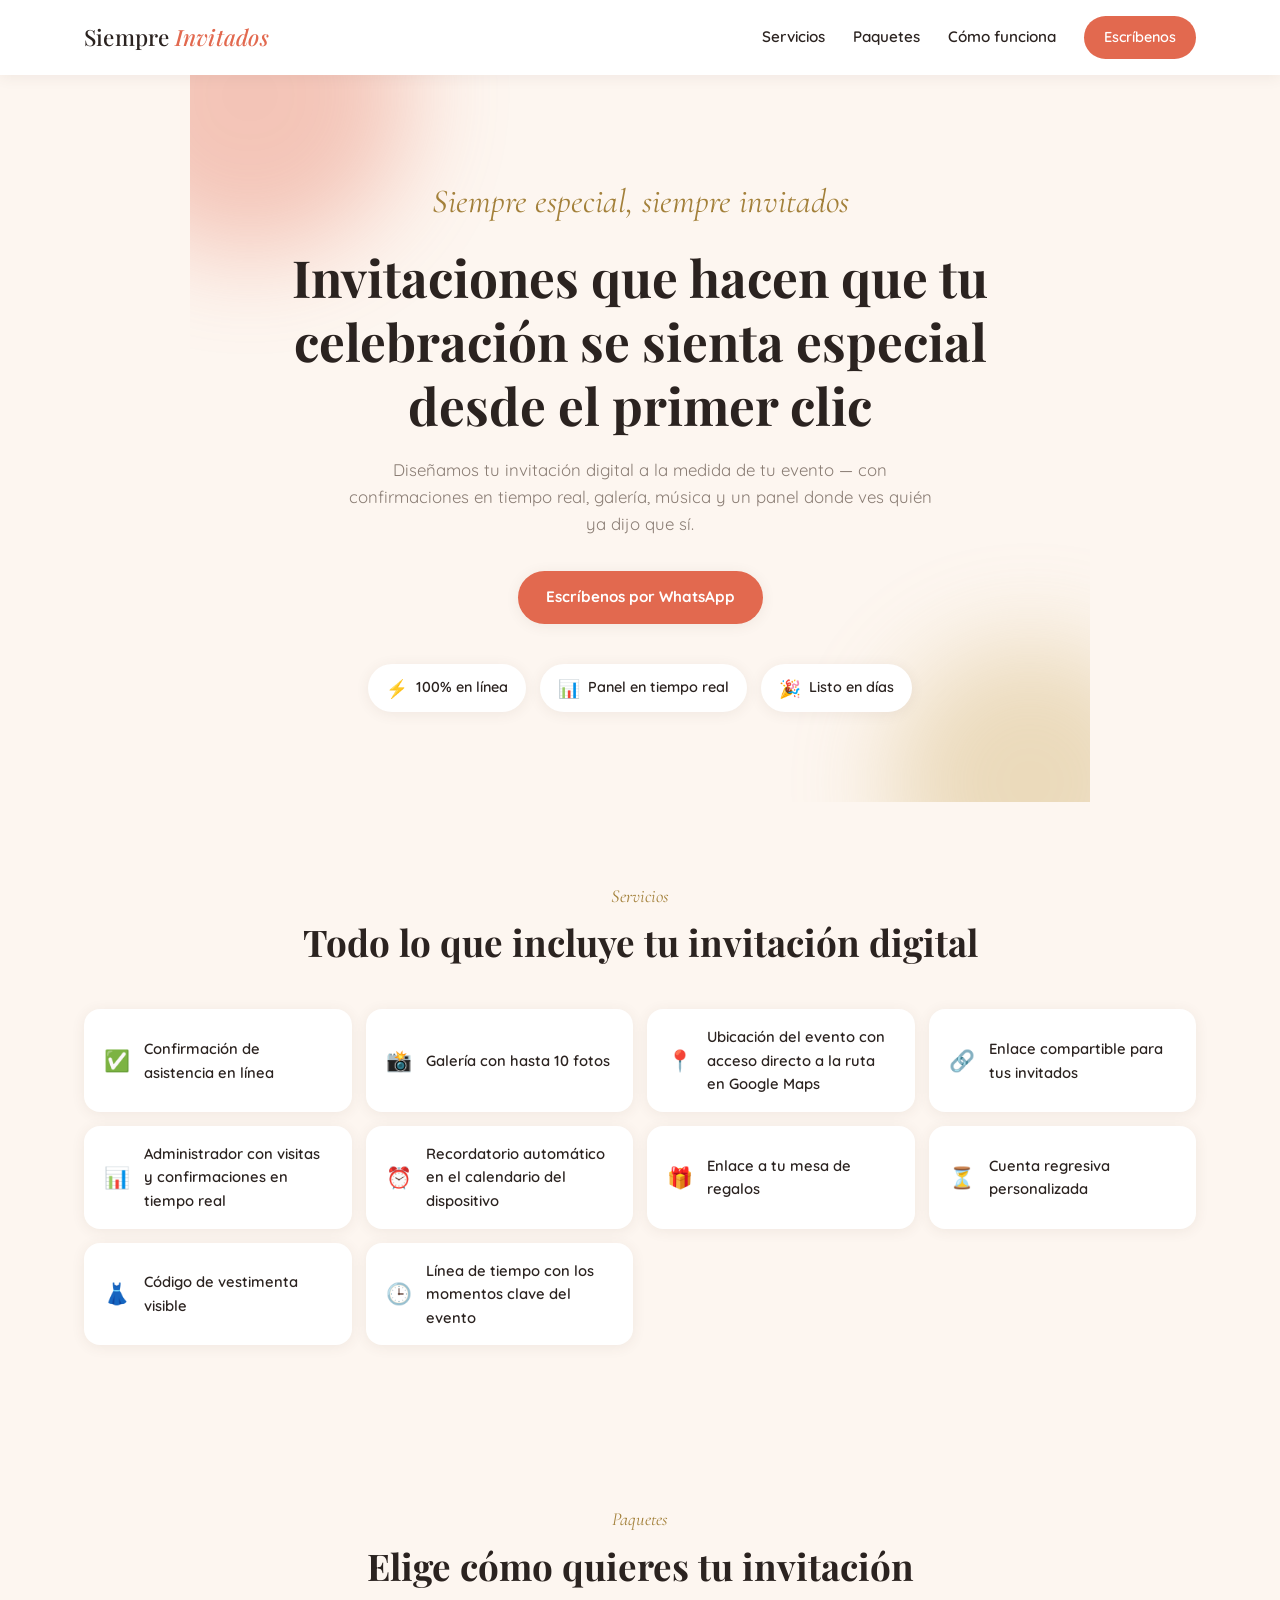
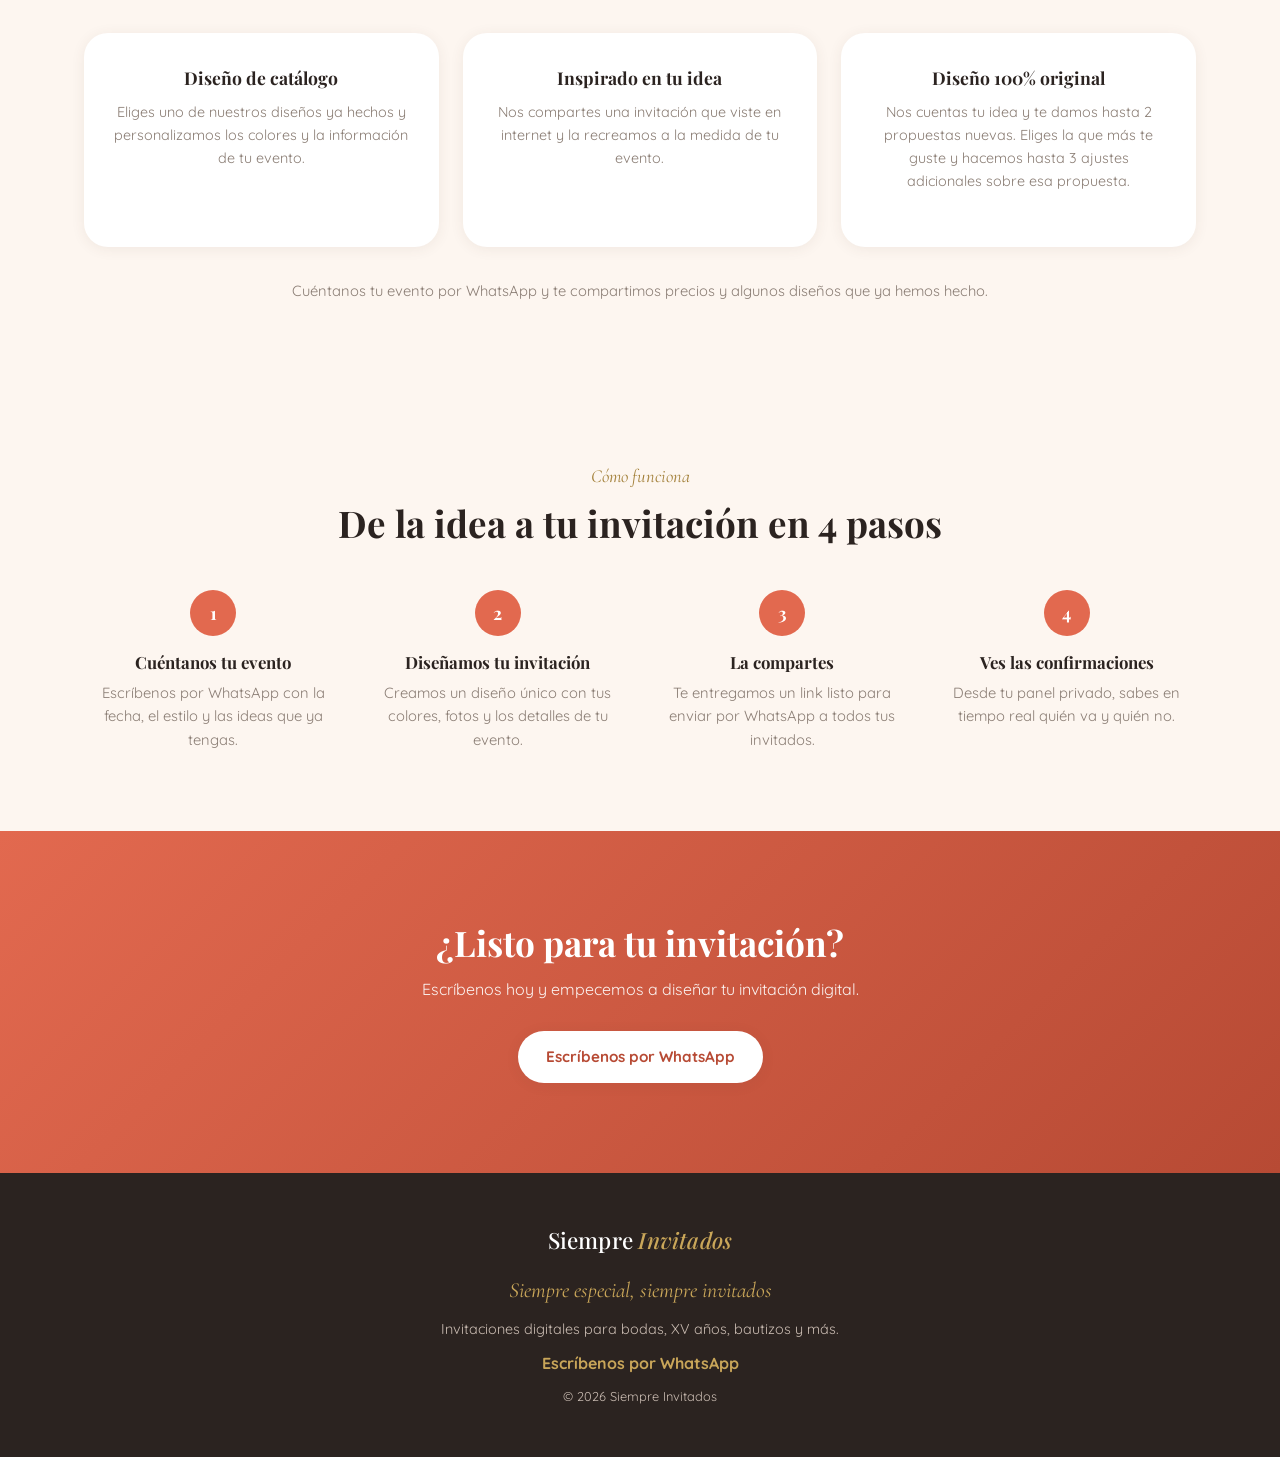
<file: index.html>
<!DOCTYPE html>
<html lang="es">

<head>
    <meta charset="UTF-8" />
    <meta name="viewport" content="width=device-width, initial-scale=1.0" />
    <title>Siempre Invitados — Invitaciones digitales para tu evento</title>
    <meta name="description"
        content="Invitaciones digitales a tu medida para bodas, XV años, bautizos y más — con RSVP en tiempo real, galería, música y un panel donde ves quién ya confirmó." />
    <meta property="og:title" content="Siempre Invitados — Invitaciones digitales para tu evento" />
    <meta property="og:description"
        content="Invitaciones digitales a tu medida, con RSVP en tiempo real y panel de confirmaciones." />
    <meta property="og:site_name" content="Siempre Invitados" />

    <link rel="preconnect" href="https://fonts.googleapis.com">
    <link rel="preconnect" href="https://fonts.gstatic.com" crossorigin>
    <link href="https://fonts.googleapis.com/css2?family=Cormorant+Garamond:ital@1&family=Playfair+Display:wght@500;600;700&family=Quicksand:wght@400;500;600;700&display=swap"
        rel="stylesheet">
    <link rel="stylesheet" href="style.css" />
</head>

<body>

    <header class="si-header">
        <div class="si-header-inner">
            <a href="#top" class="si-logo">Siempre <em>Invitados</em></a>

            <input type="checkbox" id="navToggle" class="nav-toggle-input" />
            <label for="navToggle" class="nav-toggle-btn" aria-label="Abrir menú">
                <span></span><span></span><span></span>
            </label>

            <nav class="si-nav">
                <a href="#servicios">Servicios</a>
                <a href="#paquetes">Paquetes</a>
                <a href="#como-funciona">Cómo funciona</a>
                <a class="btn-whatsapp-nav"
                    href="https://wa.me/5215658936778?text=Hola%2C%20me%20ayudas%20a%20crear%20una%20invitaci%C3%B3n%20para%20mi%20evento."
                    target="_blank" rel="noopener">Escríbenos</a>
            </nav>
        </div>
    </header>

    <section class="hero" id="top">
        <p class="eyebrow">Siempre especial, siempre invitados</p>
        <h1>Invitaciones que hacen que tu<br>celebración se sienta especial<br>desde el primer clic</h1>
        <p class="hero-sub">Diseñamos tu invitación digital a la medida de tu evento — con confirmaciones en tiempo
            real, galería, música y un panel donde ves quién ya dijo que sí.</p>
        <div class="hero-ctas">
            <a class="btn-primary"
                href="https://wa.me/5215658936778?text=Hola%2C%20me%20ayudas%20a%20crear%20una%20invitaci%C3%B3n%20para%20mi%20evento."
                target="_blank" rel="noopener">Escríbenos por WhatsApp</a>
        </div>
        <div class="hero-highlights">
            <div class="hero-highlight">
                <span class="hero-highlight-icon">⚡</span>
                <span>100% en línea</span>
            </div>
            <div class="hero-highlight">
                <span class="hero-highlight-icon">📊</span>
                <span>Panel en tiempo real</span>
            </div>
            <div class="hero-highlight">
                <span class="hero-highlight-icon">🎉</span>
                <span>Listo en días</span>
            </div>
        </div>
    </section>

    <section class="section" id="servicios">
        <p class="eyebrow center">Servicios</p>
        <h2 class="section-title center">Todo lo que incluye tu invitación digital</h2>
        <div class="checklist-grid">
            <div class="checklist-item"><span class="checklist-icon">✅</span><span
                    class="checklist-text">Confirmación de asistencia en línea</span></div>
            <div class="checklist-item"><span class="checklist-icon">📸</span><span class="checklist-text">Galería
                    con hasta 10 fotos</span></div>
            <div class="checklist-item"><span class="checklist-icon">📍</span><span class="checklist-text">Ubicación
                    del evento con acceso directo a la ruta en Google Maps</span></div>
            <div class="checklist-item"><span class="checklist-icon">🔗</span><span
                    class="checklist-text">Enlace compartible para tus invitados</span></div>
            <div class="checklist-item"><span class="checklist-icon">📊</span><span class="checklist-text">Administrador
                    con visitas y confirmaciones en tiempo real</span></div>
            <div class="checklist-item"><span class="checklist-icon">⏰</span><span
                    class="checklist-text">Recordatorio automático en el calendario del dispositivo</span></div>
            <div class="checklist-item"><span class="checklist-icon">🎁</span><span class="checklist-text">Enlace a
                    tu mesa de regalos</span></div>
            <div class="checklist-item"><span class="checklist-icon">⏳</span><span
                    class="checklist-text">Cuenta regresiva personalizada</span></div>
            <div class="checklist-item"><span class="checklist-icon">👗</span><span
                    class="checklist-text">Código de vestimenta visible</span></div>
            <div class="checklist-item"><span class="checklist-icon">🕒</span><span class="checklist-text">Línea de
                    tiempo con los momentos clave del evento</span></div>
        </div>
    </section>

    <section class="section" id="paquetes">
        <p class="eyebrow center">Paquetes</p>
        <h2 class="section-title center">Elige cómo quieres tu invitación</h2>
        <div class="pricing-grid">
            <div class="pricing-card">
                <h3>Diseño de catálogo</h3>
                <p class="pricing-desc">Eliges uno de nuestros diseños ya hechos y personalizamos los colores y la
                    información de tu evento.</p>
            </div>
            <div class="pricing-card">
                <h3>Inspirado en tu idea</h3>
                <p class="pricing-desc">Nos compartes una invitación que viste en internet y la recreamos a la
                    medida de tu evento.</p>
            </div>
            <div class="pricing-card">
                <h3>Diseño 100% original</h3>
                <p class="pricing-desc">Nos cuentas tu idea y te damos hasta 2 propuestas nuevas. Eliges la que más
                    te guste y hacemos hasta 3 ajustes adicionales sobre esa propuesta.</p>
            </div>
        </div>
        <p class="pricing-note center">Cuéntanos tu evento por WhatsApp y te compartimos precios y algunos diseños
            que ya hemos hecho.</p>
    </section>

    <section class="section" id="como-funciona">
        <p class="eyebrow center">Cómo funciona</p>
        <h2 class="section-title center">De la idea a tu invitación en 4 pasos</h2>
        <div class="steps-grid">
            <div class="step-card">
                <span class="step-num">1</span>
                <h3>Cuéntanos tu evento</h3>
                <p>Escríbenos por WhatsApp con la fecha, el estilo y las ideas que ya tengas.</p>
            </div>
            <div class="step-card">
                <span class="step-num">2</span>
                <h3>Diseñamos tu invitación</h3>
                <p>Creamos un diseño único con tus colores, fotos y los detalles de tu evento.</p>
            </div>
            <div class="step-card">
                <span class="step-num">3</span>
                <h3>La compartes</h3>
                <p>Te entregamos un link listo para enviar por WhatsApp a todos tus invitados.</p>
            </div>
            <div class="step-card">
                <span class="step-num">4</span>
                <h3>Ves las confirmaciones</h3>
                <p>Desde tu panel privado, sabes en tiempo real quién va y quién no.</p>
            </div>
        </div>
    </section>

    <section class="cta-final">
        <h2>¿Listo para tu invitación?</h2>
        <p>Escríbenos hoy y empecemos a diseñar tu invitación digital.</p>
        <a class="btn-primary"
            href="https://wa.me/5215658936778?text=Hola%2C%20me%20ayudas%20a%20crear%20una%20invitaci%C3%B3n%20para%20mi%20evento."
            target="_blank" rel="noopener">Escríbenos por WhatsApp</a>
    </section>

    <footer class="si-footer">
        <div class="si-logo">Siempre <em>Invitados</em></div>
        <p class="footer-tagline">Siempre especial, siempre invitados</p>
        <p>Invitaciones digitales para bodas, XV años, bautizos y más.</p>
        <a href="https://wa.me/5215658936778?text=Hola%2C%20me%20ayudas%20a%20crear%20una%20invitaci%C3%B3n%20para%20mi%20evento."
            target="_blank" rel="noopener">Escríbenos por WhatsApp</a>
        <p class="footer-copy">© <span id="year"></span> Siempre Invitados</p>
    </footer>

    <script>document.getElementById('year').textContent = new Date().getFullYear();</script>
</body>

</html>
</file>
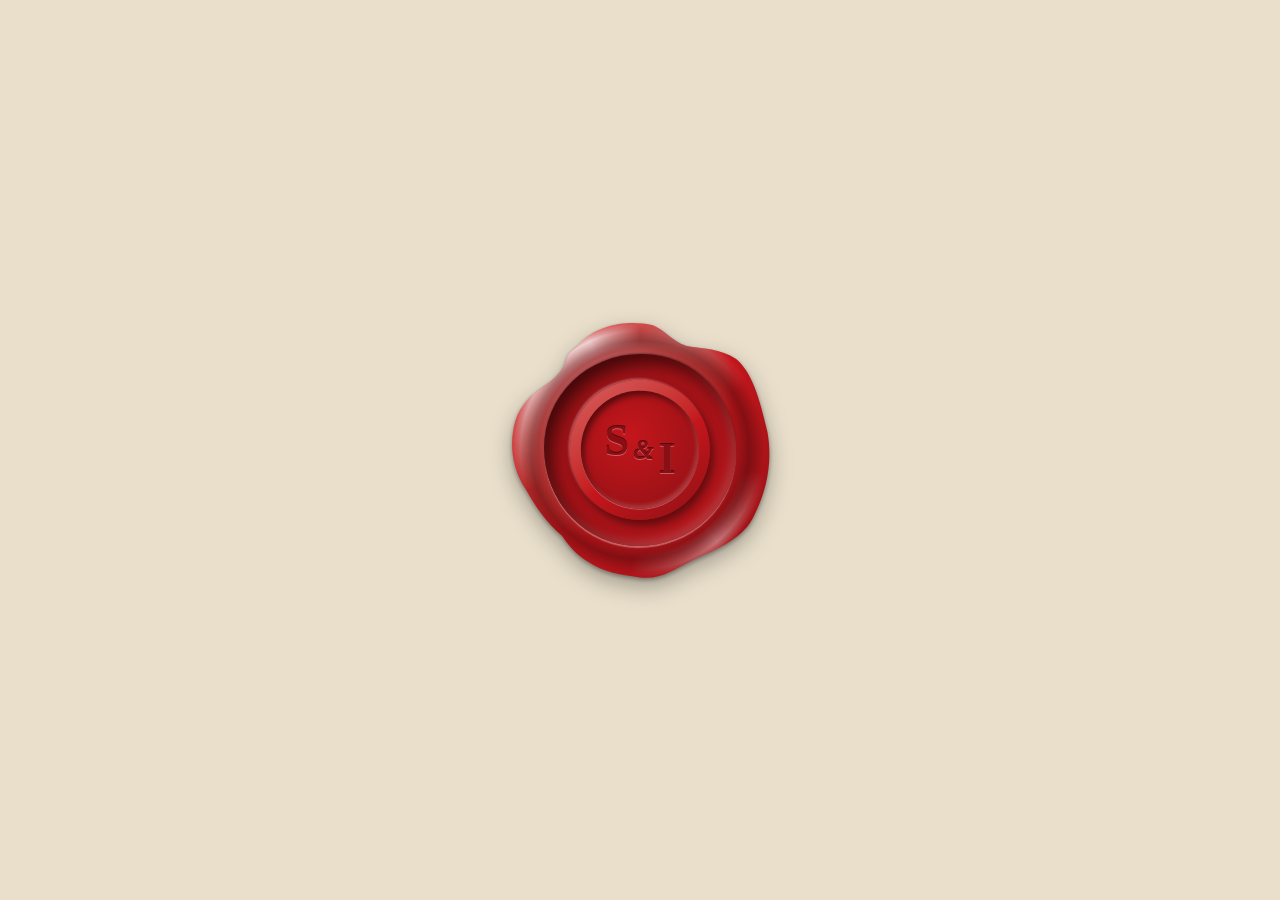
<file: eventos/boda/boda_emyo/resources/sello-de-cera.html>
<!DOCTYPE html>
<html lang="es">
<head>
<meta charset="UTF-8">
<meta name="viewport" content="width=device-width, initial-scale=1">
<title>Sello de cera</title>
<style>
  /* ============ VARIABLES GLOBALES ============ */
  :root {
    --color-sello: #c4161c;          /* color base de la cera */
    --tamano-sello: 260px;           /* ancho y alto del sello */
    --color-fondo: #e9dfcb;          /* solo para la demo */

    --cera-clara:   color-mix(in srgb, var(--color-sello) 60%, #fff);
    --cera-oscura:  color-mix(in srgb, var(--color-sello) 55%, #000);
    --cera-grabado: color-mix(in srgb, var(--color-sello) 70%, #000);

    --u: calc(var(--tamano-sello) / 260);   /* unidad interna: todo escala */
  }

  * { box-sizing: border-box; }

  body {
    margin: 0;
    min-height: 100vh;
    display: grid;
    place-items: center;
    background: var(--color-fondo);
  }

  /* ============ COMPONENTE ============ */
  .sello {
    position: relative;
    width: var(--tamano-sello);
    height: var(--tamano-sello);
  }

  /* Sombra proyectada siguiendo la silueta irregular */
  .sello__sombra {
    position: absolute;
    inset: 0;
    filter:
      drop-shadow(0 calc(2 * var(--u)) calc(2 * var(--u)) rgb(0 0 0 / .35))
      drop-shadow(0 calc(9 * var(--u)) calc(11 * var(--u)) rgb(0 0 0 / .30));
  }

  /* Cuerpo de cera: silueta SVG + volumen con gradientes */
  .sello__cera {
    position: absolute;
    inset: 0;
    clip-path: url(#silueta-cera);
    background:
      /* banda oscura donde el borde elevado cae hacia la cuenca */
      radial-gradient(closest-side, transparent 68%, rgb(0 0 0 / .30) 84%, transparent 96%),
      /* luz arriba-izquierda, sombra abajo-derecha */
      radial-gradient(ellipse at 36% 28%, var(--cera-clara) 0%, var(--color-sello) 55%, var(--cera-oscura) 120%);
  }

  /* Brillo especular del borde: solo en el anillo exterior */
  .sello__cera::before {
    content: "";
    position: absolute;
    inset: 0;
    background: conic-gradient(from 0deg,
      transparent 0deg, rgb(255 255 255 / .25) 20deg, transparent 60deg,
      transparent 100deg, rgb(255 255 255 / .42) 140deg, transparent 185deg,
      transparent 250deg, rgb(255 255 255 / .60) 300deg, rgb(255 255 255 / .75) 335deg, transparent 360deg);
    -webkit-mask: radial-gradient(closest-side, transparent 78%, #000 92%, transparent 100%);
            mask: radial-gradient(closest-side, transparent 78%, #000 92%, transparent 100%);
  }

  /* Cuenca hundida dentro del borde elevado */
  .sello__cuenca {
    position: absolute;
    inset: 13%;
    border-radius: 50% 48% 51% 49% / 49% 51% 49% 51%;
    background: radial-gradient(circle at 62% 62%, var(--color-sello), var(--cera-oscura) 140%);
    box-shadow:
      inset calc(7 * var(--u)) calc(9 * var(--u)) calc(16 * var(--u)) rgb(0 0 0 / .55),
      inset calc(-4 * var(--u)) calc(-5 * var(--u)) calc(10 * var(--u)) rgb(255 255 255 / .16),
      0 calc(2 * var(--u)) calc(1 * var(--u)) rgb(255 255 255 / .35),
      0 calc(-1 * var(--u)) calc(2 * var(--u)) rgb(0 0 0 / .35);
  }

  /* Anillo elevado + disco central presionado (el cuño) */
  .sello__cuno {
    position: absolute;
    left: 50%;
    top: 50%;
    width: 54%;
    aspect-ratio: 1;
    transform: translate(-50%, -50%);
    border-radius: 50%;
    display: grid;
    place-items: center;
    background: linear-gradient(145deg, var(--cera-clara) -20%, var(--color-sello) 55%, var(--cera-oscura) 130%);
    box-shadow:
      calc(4 * var(--u)) calc(6 * var(--u)) calc(8 * var(--u)) rgb(0 0 0 / .45),  /* sombra del anillo elevado */
      calc(-1.5 * var(--u)) calc(-1.5 * var(--u)) calc(2 * var(--u)) rgb(255 255 255 / .28);
  }

  .sello__cuno::before {
    content: "";
    position: absolute;
    inset: 8%;
    border-radius: 50%;
    background: radial-gradient(circle at 42% 38%, var(--color-sello), var(--cera-oscura) 170%);
    box-shadow:
      inset calc(3 * var(--u)) calc(4 * var(--u)) calc(6 * var(--u)) rgb(0 0 0 / .50),
      inset calc(-2 * var(--u)) calc(-3 * var(--u)) calc(4 * var(--u)) rgb(255 255 255 / .20),
      0 calc(1 * var(--u)) 0 rgb(255 255 255 / .30);
  }

  /* Iniciales grabadas */
  .sello__texto {
    position: relative;
    font-family: Georgia, "Times New Roman", "Palatino Linotype", serif;
    display: inline-flex;
    align-items: center;
    gap: .1em;
    font-size: calc(var(--tamano-sello) * .17);
    font-weight: 700;
    line-height: 1;
    color: var(--cera-grabado);
    text-shadow:
      0 calc(1.5 * var(--u)) 0 rgb(255 255 255 / .32),
      0 calc(-1 * var(--u)) 0 rgb(0 0 0 / .55);
    user-select: none;
  }
  .sello__texto > span { display: block; }
  .sello__inicial--1 { transform: translateY(-.2em); }   /* primera letra, un poco arriba */
  .sello__inicial--2 { transform: translateY(.2em); }    /* segunda letra, un poco abajo */
  .sello__amp { font-size: .6em; font-style: italic; }   /* & centrado en la línea */
</style>
</head>
<body>

  <!-- SVG único: silueta orgánica (coordenadas 0–100 escaladas a 0–1) -->
  <svg width="0" height="0" style="position:absolute" aria-hidden="true" focusable="false">
    <clipPath id="silueta-cera" clipPathUnits="objectBoundingBox">
      <path transform="scale(0.01)" d="
        M 27 9
        C 34 1, 47 0, 55 2
        C 60 4, 62 8, 68 10
        C 74 11, 81 11, 87 15
        C 93 20, 96 30, 99 43
        C 101 54, 99 65, 94 75
        C 90 84, 80 88, 71 92
        C 63 96, 58 100, 50 99
        C 42 98, 36 97, 30 93
        C 25 90, 22 86, 20 83
        C 14 78, 10 72, 6 65
        C 0 56, 0 46, 2 39
        C 4 32, 9 28, 15 24
        C 19 21, 21 18, 22 14
        C 23 12, 25 11, 27 9 Z"/>
    </clipPath>
  </svg>

  <div class="sello" role="img" aria-label="Sello de cera con las iniciales SI">
    <div class="sello__sombra">
      <div class="sello__cera"></div>
    </div>
    <div class="sello__cuenca"></div>
    <div class="sello__cuno"><span class="sello__texto"><span class="sello__inicial--1">S</span><span class="sello__amp">&amp;</span><span class="sello__inicial--2">I</span></span></div>
  </div>

</body>
</html>
</file>
<file: style.css>
/* ══════════════════════════════════════════════════════════════
   IDENTIDAD — paleta propia de la marca "Siempre Invitados" (no la de
   ninguna invitación puntual). Playfair Display + Quicksand, mismas
   familias que ya usan las invitaciones reales, para que la landing se
   sienta parte de la misma marca cuando alguien llega desde un link
   compartido.
   ══════════════════════════════════════════════════════════════ */
:root {
    --si-primary: #e2694f;
    --si-primary-dark: #b74a34;
    --si-gold: #c9a659;
    --si-gold-deep: #a3803a;
    --si-bg: #fdf6f0;
    --si-bg-alt: #f7ece2;
    --si-surface: #ffffff;
    --si-text: #2b2320;
    --si-text-mute: #8a7d74;
    --si-border: #eee0d5;

    --si-shadow-sm: 0 2px 14px rgba(90, 60, 50, .08);
    --si-shadow: 0 10px 40px rgba(90, 60, 50, .14);
    --si-radius-lg: 24px;
    --si-radius-md: 16px;
}

* {
    margin: 0;
    padding: 0;
    box-sizing: border-box;
}

html {
    scroll-behavior: smooth;
}

html, body {
    overflow-x: hidden;
}

body {
    font-family: 'Quicksand', -apple-system, "Segoe UI", sans-serif;
    background: var(--si-bg);
    color: var(--si-text);
    line-height: 1.6;
}

h1, h2, h3 {
    font-family: 'Playfair Display', serif;
    line-height: 1.25;
}

a {
    color: inherit;
}

img {
    max-width: 100%;
    display: block;
}

.eyebrow {
    font-family: 'Cormorant Garamond', serif;
    font-style: italic;
    font-size: 1.15rem;
    color: var(--si-gold-deep);
    margin-bottom: .5rem;
}

.hero .eyebrow {
    font-size: clamp(1.5rem, 3vw, 2.1rem);
    margin-bottom: 1rem;
}

.center {
    text-align: center;
}

.si-logo {
    font-family: 'Playfair Display', serif;
    font-weight: 500;
    font-size: 1.4rem;
    text-decoration: none;
    color: var(--si-text);
    letter-spacing: .01em;
}

.si-logo em {
    font-style: italic;
    color: var(--si-primary);
}

/* ── Botones ── */
.btn-primary,
.btn-outline {
    display: inline-flex;
    align-items: center;
    justify-content: center;
    gap: 8px;
    padding: 14px 28px;
    border-radius: 999px;
    font-weight: 700;
    font-size: .95rem;
    text-decoration: none;
    transition: transform .15s ease, box-shadow .15s ease, background .15s ease;
    white-space: nowrap;
}

.btn-primary {
    background: var(--si-primary);
    color: #fff;
    box-shadow: var(--si-shadow-sm);
}

.btn-primary:hover {
    background: var(--si-primary-dark);
    transform: translateY(-2px);
    box-shadow: var(--si-shadow);
}

.btn-outline {
    background: transparent;
    color: var(--si-text);
    border: 1.5px solid var(--si-border);
}

.btn-outline:hover {
    border-color: var(--si-primary);
    color: var(--si-primary);
}

/* ══════════════════════════════════════════════════════════════
   HEADER
   ══════════════════════════════════════════════════════════════ */
.si-header {
    position: sticky;
    top: 0;
    z-index: 50;
    background: var(--si-surface);
    box-shadow: var(--si-shadow-sm);
}

.si-header-inner {
    max-width: 1160px;
    margin: 0 auto;
    padding: 16px 24px;
    display: flex;
    align-items: center;
    justify-content: space-between;
    position: relative;
}

.nav-toggle-input {
    display: none;
}

.nav-toggle-btn {
    display: none;
    flex-direction: column;
    justify-content: center;
    gap: 5px;
    width: 30px;
    height: 30px;
    cursor: pointer;
}

.nav-toggle-btn span {
    display: block;
    width: 100%;
    height: 2px;
    background: var(--si-text);
    border-radius: 2px;
}

.si-nav {
    display: flex;
    align-items: center;
    gap: 28px;
}

.si-nav a {
    text-decoration: none;
    font-weight: 600;
    font-size: .95rem;
    color: var(--si-text);
}

.si-nav a:hover {
    color: var(--si-primary);
}

.btn-whatsapp-nav {
    background: var(--si-primary);
    color: #fff !important;
    padding: 10px 20px;
    border-radius: 999px;
    font-size: .9rem !important;
}

.btn-whatsapp-nav:hover {
    background: var(--si-primary-dark);
    color: #fff !important;
}

/* ══════════════════════════════════════════════════════════════
   HERO
   ══════════════════════════════════════════════════════════════ */
.hero {
    position: relative;
    max-width: 900px;
    margin: 0 auto;
    padding: 100px 24px 90px;
    text-align: center;
    overflow: hidden;
}

.hero::before,
.hero::after {
    content: '';
    position: absolute;
    border-radius: 50%;
    filter: blur(50px);
    opacity: .35;
    z-index: -1;
}

.hero::before {
    width: 320px;
    height: 320px;
    background: var(--si-primary);
    top: -140px;
    left: -100px;
}

.hero::after {
    width: 280px;
    height: 280px;
    background: var(--si-gold);
    bottom: -120px;
    right: -80px;
}

.hero h1 {
    font-size: clamp(2rem, 5vw, 3.2rem);
    margin-bottom: 20px;
}

.hero-sub {
    max-width: 600px;
    margin: 0 auto 34px;
    color: var(--si-text-mute);
    font-size: 1.05rem;
}

.hero-ctas {
    display: flex;
    align-items: center;
    justify-content: center;
    gap: 16px;
    flex-wrap: wrap;
}

.hero-highlights {
    display: flex;
    justify-content: center;
    gap: 14px;
    flex-wrap: wrap;
    margin-top: 40px;
}

.hero-highlight {
    display: inline-flex;
    align-items: center;
    gap: 8px;
    background: var(--si-surface);
    padding: 10px 18px;
    border-radius: 999px;
    box-shadow: var(--si-shadow-sm);
    font-size: .9rem;
    font-weight: 600;
}

.hero-highlight-icon {
    font-size: 1.1rem;
}

/* ══════════════════════════════════════════════════════════════
   SECCIONES GENERALES
   ══════════════════════════════════════════════════════════════ */
.section {
    padding: 80px 24px;
    max-width: 1160px;
    margin: 0 auto;
}

.section.alt {
    max-width: none;
    background: var(--si-bg-alt);
}

.section.alt > * {
    max-width: 1160px;
    margin-left: auto;
    margin-right: auto;
}

.section-title {
    font-size: clamp(1.6rem, 3.5vw, 2.3rem);
    margin-bottom: 44px;
}

/* ── Servicios (checklist) ── */
.checklist-grid {
    display: grid;
    grid-template-columns: repeat(auto-fit, minmax(260px, 1fr));
    gap: 14px;
}

.checklist-item {
    display: flex;
    align-items: center;
    gap: 14px;
    background: var(--si-surface);
    border-radius: var(--si-radius-md);
    padding: 16px 20px;
    box-shadow: var(--si-shadow-sm);
}

.checklist-icon {
    font-size: 1.3rem;
    flex-shrink: 0;
}

.checklist-text {
    font-size: .92rem;
    font-weight: 600;
}

/* ── Precios ── */
.pricing-grid {
    display: grid;
    grid-template-columns: repeat(auto-fit, minmax(250px, 1fr));
    gap: 24px;
}

.pricing-card {
    display: flex;
    flex-direction: column;
    text-align: center;
    background: var(--si-surface);
    border-radius: var(--si-radius-lg);
    padding: 34px 28px;
    box-shadow: var(--si-shadow-sm);
}

.pricing-card h3 {
    font-size: 1.1rem;
    margin-bottom: 12px;
}

.pricing-desc {
    color: var(--si-text-mute);
    font-size: .9rem;
    flex: 1;
    margin-bottom: 20px;
}

.pricing-price {
    font-family: 'Playfair Display', serif;
    font-weight: 700;
    font-size: 2.2rem;
    color: var(--si-primary);
}

.pricing-price span {
    font-family: 'Quicksand', sans-serif;
    font-size: .95rem;
    font-weight: 600;
    color: var(--si-text-mute);
}

.pricing-note {
    margin-top: 32px;
    color: var(--si-text-mute);
    font-size: .92rem;
}

/* ── Portafolio ── */
.portfolio-grid {
    display: grid;
    grid-template-columns: repeat(auto-fit, minmax(260px, 1fr));
    gap: 24px;
}

.portfolio-card {
    --pf-color: var(--si-primary);
    display: block;
    background: var(--si-surface);
    border-radius: var(--si-radius-lg);
    padding: 30px 26px;
    text-decoration: none;
    color: var(--si-text);
    box-shadow: var(--si-shadow-sm);
    border-top: 5px solid var(--pf-color);
    transition: transform .2s ease, box-shadow .2s ease;
}

.portfolio-card:hover {
    transform: translateY(-4px);
    box-shadow: var(--si-shadow);
}

.portfolio-tag {
    display: inline-block;
    background: var(--pf-color);
    color: #fff;
    font-size: .75rem;
    font-weight: 700;
    letter-spacing: .04em;
    text-transform: uppercase;
    padding: 4px 12px;
    border-radius: 999px;
    margin-bottom: 14px;
}

.portfolio-card h3 {
    font-size: 1.2rem;
    margin-bottom: 8px;
}

.portfolio-card p {
    color: var(--si-text-mute);
    font-size: .92rem;
    margin-bottom: 18px;
}

.portfolio-link {
    font-weight: 700;
    font-size: .9rem;
    color: var(--pf-color);
}

/* ── Cómo funciona ── */
.steps-grid {
    display: grid;
    grid-template-columns: repeat(auto-fit, minmax(220px, 1fr));
    gap: 26px;
}

.step-card {
    text-align: center;
}

.step-num {
    display: inline-flex;
    align-items: center;
    justify-content: center;
    width: 46px;
    height: 46px;
    border-radius: 50%;
    background: var(--si-primary);
    color: #fff;
    font-family: 'Playfair Display', serif;
    font-weight: 700;
    font-size: 1.1rem;
    margin-bottom: 16px;
}

.step-card h3 {
    font-size: 1.05rem;
    margin-bottom: 8px;
}

.step-card p {
    color: var(--si-text-mute);
    font-size: .92rem;
}

/* ── CTA final ── */
.cta-final {
    text-align: center;
    padding: 90px 24px;
    background: linear-gradient(135deg, var(--si-primary), var(--si-primary-dark));
    color: #fff;
}

.cta-final h2 {
    font-size: clamp(1.6rem, 3.5vw, 2.2rem);
    margin-bottom: 12px;
}

.cta-final p {
    opacity: .92;
    margin-bottom: 28px;
}

.cta-final .btn-primary {
    background: #fff;
    color: var(--si-primary-dark);
}

.cta-final .btn-primary:hover {
    background: var(--si-bg-alt);
    color: var(--si-primary-dark);
}

/* ── Footer ── */
.si-footer {
    text-align: center;
    padding: 50px 24px 40px;
    background: var(--si-text);
    color: #f2ebe4;
}

.si-footer .si-logo {
    color: #fff;
}

.si-footer .si-logo em {
    color: var(--si-gold);
}

.si-footer p {
    color: #cbbdb3;
    font-size: .9rem;
    margin: 10px 0;
}

.footer-tagline {
    font-family: 'Cormorant Garamond', serif;
    font-style: italic;
    font-size: 1.35rem !important;
    color: var(--si-gold) !important;
    margin-top: 14px !important;
    margin-bottom: 4px !important;
}

.si-footer a {
    color: var(--si-gold);
    text-decoration: none;
    font-weight: 700;
}

.footer-copy {
    margin-top: 20px;
    font-size: .8rem !important;
}

/* ══════════════════════════════════════════════════════════════
   404
   ══════════════════════════════════════════════════════════════ */
.si-404 {
    min-height: 100vh;
    display: flex;
    align-items: center;
    justify-content: center;
    padding: 24px;
}

.si-404-card {
    max-width: 460px;
    text-align: center;
    background: var(--si-surface);
    border-radius: var(--si-radius-lg);
    box-shadow: var(--si-shadow);
    padding: 48px 36px;
}

.si-404-card .si-logo {
    display: inline-block;
    margin-bottom: 28px;
}

.si-404-code {
    font-family: 'Playfair Display', serif;
    font-size: 4rem;
    font-weight: 700;
    color: var(--si-gold);
    line-height: 1;
    margin-bottom: 10px;
}

.si-404-card h1 {
    font-size: 1.4rem;
    margin-bottom: 10px;
}

.si-404-card p {
    color: var(--si-text-mute);
    margin-bottom: 28px;
}

.si-404-ctas {
    display: flex;
    flex-direction: column;
    gap: 12px;
}

/* ══════════════════════════════════════════════════════════════
   RESPONSIVE
   ══════════════════════════════════════════════════════════════ */
@media (max-width: 800px) {
    .nav-toggle-btn {
        display: flex;
    }

    .si-nav {
        position: absolute;
        top: 100%;
        left: 0;
        right: 0;
        flex-direction: column;
        align-items: flex-start;
        gap: 4px;
        background: var(--si-bg);
        border-bottom: 1px solid var(--si-border);
        max-height: 0;
        overflow: hidden;
        padding: 0 24px;
        transition: max-height .3s ease, padding .3s ease;
    }

    .si-nav a {
        width: 100%;
        padding: 12px 0;
    }

    .btn-whatsapp-nav {
        display: inline-block;
        margin: 8px 0 16px;
    }

    .nav-toggle-input:checked ~ .si-nav {
        max-height: 320px;
        padding: 8px 24px 20px;
        box-shadow: var(--si-shadow-sm);
    }
}

@media (max-width: 640px) {
    .hero {
        padding: 70px 20px 60px;
    }

    .hero-highlights {
        margin-top: 28px;
        gap: 10px;
    }

    .hero-highlight {
        padding: 8px 14px;
        font-size: .85rem;
    }

    .section {
        padding: 56px 20px;
    }

    .section.alt > * {
        padding-left: 0;
        padding-right: 0;
    }
}
</file>
